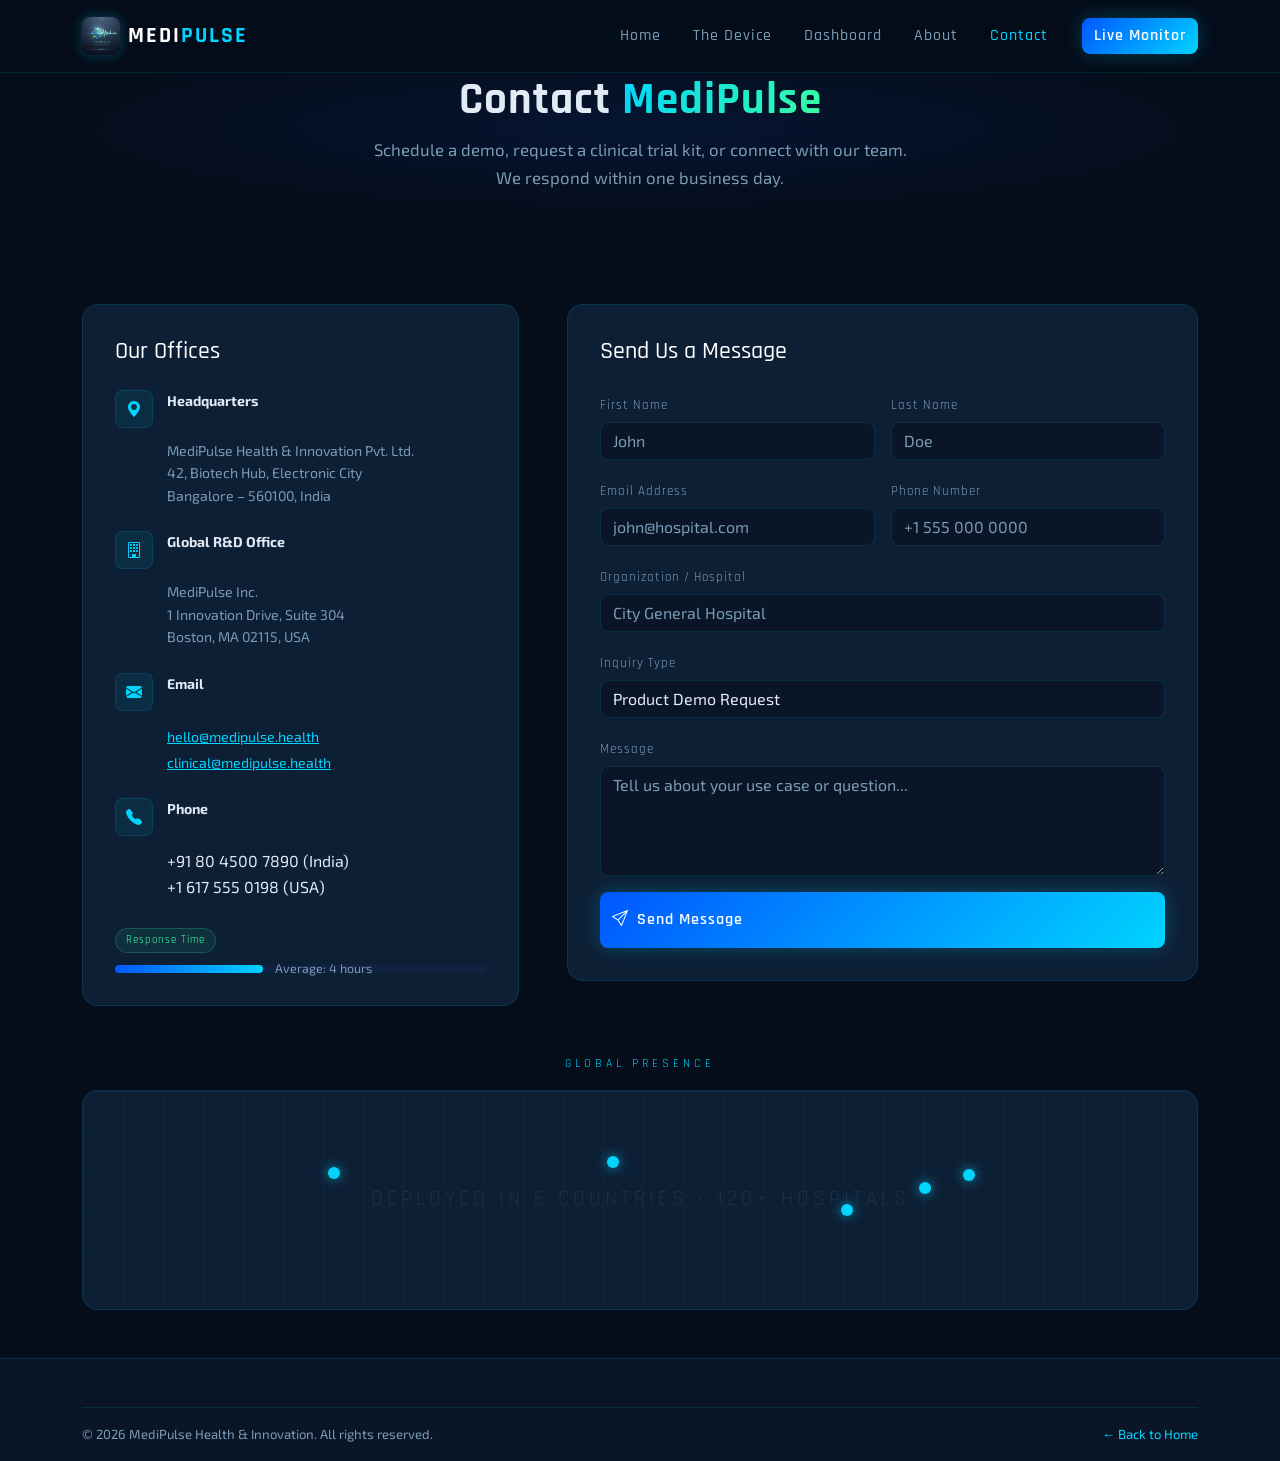
<file: contact.html>
<!DOCTYPE html>
<html lang="en">
<head>
  <meta charset="UTF-8"/>
  <meta name="viewport" content="width=device-width, initial-scale=1.0"/>
  <title>Contact – MediPulse</title>
  <link href="https://cdn.jsdelivr.net/npm/bootstrap@5.3.2/dist/css/bootstrap.min.css" rel="stylesheet"/>
  <link href="https://fonts.googleapis.com/css2?family=Rajdhani:wght@400;500;600;700&family=Exo+2:ital,wght@0,300;0,400;0,600;0,800;1,300&display=swap" rel="stylesheet"/>
  <link rel="stylesheet" href="https://cdn.jsdelivr.net/npm/bootstrap-icons@1.11.3/font/bootstrap-icons.min.css"/>
  <link rel="stylesheet" href="style.css"/>
</head>
<body>

<nav class="navbar navbar-expand-lg fixed-top" id="mainNav">
  <div class="container">
    <a class="navbar-brand d-flex align-items-center gap-2" href="index.html">
      <img src="logo.jpeg" alt="MediPulse Logo" class="nav-logo"/>
      <span class="brand-text">MEDI<span class="brand-accent">PULSE</span></span>
    </a>
    <button class="navbar-toggler" type="button" data-bs-toggle="collapse" data-bs-target="#navMenu">
      <span class="navbar-toggler-icon"></span>
    </button>
    <div class="collapse navbar-collapse" id="navMenu">
      <ul class="navbar-nav ms-auto align-items-lg-center gap-lg-1">
        <li class="nav-item"><a class="nav-link" href="index.html">Home</a></li>
        <li class="nav-item"><a class="nav-link" href="device.html">The Device</a></li>
        <li class="nav-item"><a class="nav-link" href="dashboard.html">Dashboard</a></li>
        <li class="nav-item"><a class="nav-link" href="about.html">About</a></li>
        <li class="nav-item"><a class="nav-link active" href="contact.html">Contact</a></li>
        <li class="nav-item ms-lg-3"><a class="btn btn-glow" href="dashboard.html">Live Monitor</a></li>
      </ul>
    </div>
  </div>
</nav>

<section class="page-hero py-5">
  <div class="container text-center">
    <div class="section-label">GET IN TOUCH</div>
    <h1 class="section-title">Contact <span class="text-gradient">MediPulse</span></h1>
    <p class="hero-sub mx-auto" style="max-width:560px;">Schedule a demo, request a clinical trial kit, or connect with our team. We respond within one business day.</p>
  </div>
</section>

<section class="py-5 pb-5">
  <div class="container">
    <div class="row g-5">
      <div class="col-lg-5">
        <div class="contact-info-panel">
          <h4 class="mb-4">Our Offices</h4>
          <div class="contact-detail">
            <div class="contact-icon"><i class="bi bi-geo-alt-fill"></i></div>
            <div>
              <strong>Headquarters</strong><br>
              <span>MediPulse Health & Innovation Pvt. Ltd.<br>42, Biotech Hub, Electronic City<br>Bangalore – 560100, India</span>
            </div>
          </div>
          <div class="contact-detail">
            <div class="contact-icon"><i class="bi bi-building"></i></div>
            <div>
              <strong>Global R&D Office</strong><br>
              <span>MediPulse Inc.<br>1 Innovation Drive, Suite 304<br>Boston, MA 02115, USA</span>
            </div>
          </div>
          <div class="contact-detail">
            <div class="contact-icon"><i class="bi bi-envelope-fill"></i></div>
            <div>
              <strong>Email</strong><br>
              <a href="mailto:hello@medipulse.health">hello@medipulse.health</a><br>
              <a href="mailto:clinical@medipulse.health">clinical@medipulse.health</a>
            </div>
          </div>
          <div class="contact-detail">
            <div class="contact-icon"><i class="bi bi-telephone-fill"></i></div>
            <div>
              <strong>Phone</strong><br>
              +91 80 4500 7890 (India)<br>
              +1 617 555 0198 (USA)
            </div>
          </div>
          <div class="mt-4">
            <div class="badge-live d-inline-block mb-2">Response Time</div>
            <div class="response-time-bar">
              <div class="rtb-fill"></div>
              <span>Average: 4 hours</span>
            </div>
          </div>
        </div>
      </div>

      <div class="col-lg-7">
        <div class="contact-form-panel">
          <h4 class="mb-4">Send Us a Message</h4>
          <div id="formSuccess" class="alert-success-custom d-none">
            <i class="bi bi-check-circle-fill"></i> Message sent! We'll be in touch within 24 hours.
          </div>
          <div class="row g-3">
            <div class="col-md-6">
              <label class="form-label">First Name</label>
              <input type="text" class="form-control mp-input" placeholder="John"/>
            </div>
            <div class="col-md-6">
              <label class="form-label">Last Name</label>
              <input type="text" class="form-control mp-input" placeholder="Doe"/>
            </div>
            <div class="col-md-6">
              <label class="form-label">Email Address</label>
              <input type="email" class="form-control mp-input" placeholder="john@hospital.com"/>
            </div>
            <div class="col-md-6">
              <label class="form-label">Phone Number</label>
              <input type="tel" class="form-control mp-input" placeholder="+1 555 000 0000"/>
            </div>
            <div class="col-12">
              <label class="form-label">Organization / Hospital</label>
              <input type="text" class="form-control mp-input" placeholder="City General Hospital"/>
            </div>
            <div class="col-12">
              <label class="form-label">Inquiry Type</label>
              <select class="form-select mp-input">
                <option>Product Demo Request</option>
                <option>Clinical Trial Kit</option>
                <option>Partnership / Distribution</option>
                <option>Technical Support</option>
                <option>Press & Media</option>
                <option>General Inquiry</option>
              </select>
            </div>
            <div class="col-12">
              <label class="form-label">Message</label>
              <textarea class="form-control mp-input" rows="4" placeholder="Tell us about your use case or question..."></textarea>
            </div>
            <div class="col-12">
              <button class="btn btn-glow w-100 py-3" onclick="submitForm()">
                <i class="bi bi-send me-2"></i>Send Message
              </button>
            </div>
          </div>
        </div>
      </div>
    </div>

    <!-- OFFICES MAP PLACEHOLDER -->
    <div class="mt-5">
      <div class="section-label text-center mb-3">GLOBAL PRESENCE</div>
      <div class="global-map-banner">
        <div class="map-dot" style="left:68%;top:52%"><span class="map-tooltip">Bangalore HQ</span></div>
        <div class="map-dot" style="left:22%;top:35%"><span class="map-tooltip">Boston, USA</span></div>
        <div class="map-dot" style="left:47%;top:30%"><span class="map-tooltip">London, UK</span></div>
        <div class="map-dot" style="left:75%;top:42%"><span class="map-tooltip">Singapore</span></div>
        <div class="map-dot" style="left:79%;top:36%"><span class="map-tooltip">Tokyo, Japan</span></div>
        <div class="map-banner-text">Deployed in 6 Countries · 120+ Hospitals</div>
      </div>
    </div>
  </div>
</section>

<footer class="site-footer pt-5 pb-3">
  <div class="container">
    <div class="footer-bottom">
      <span>© 2026 MediPulse Health & Innovation. All rights reserved.</span>
      <span class="ms-auto"><a href="index.html" class="text-decoration-none" style="color:var(--accent)">← Back to Home</a></span>
    </div>
  </div>
</footer>

<script src="https://cdn.jsdelivr.net/npm/bootstrap@5.3.2/dist/js/bootstrap.bundle.min.js"></script>
<script src="main.js"></script>
<script>
function submitForm(){
  document.getElementById("formSuccess").classList.remove("d-none");
  window.scrollTo({top:0,behavior:"smooth"});
}
</script>
</body>
</html>
</file>
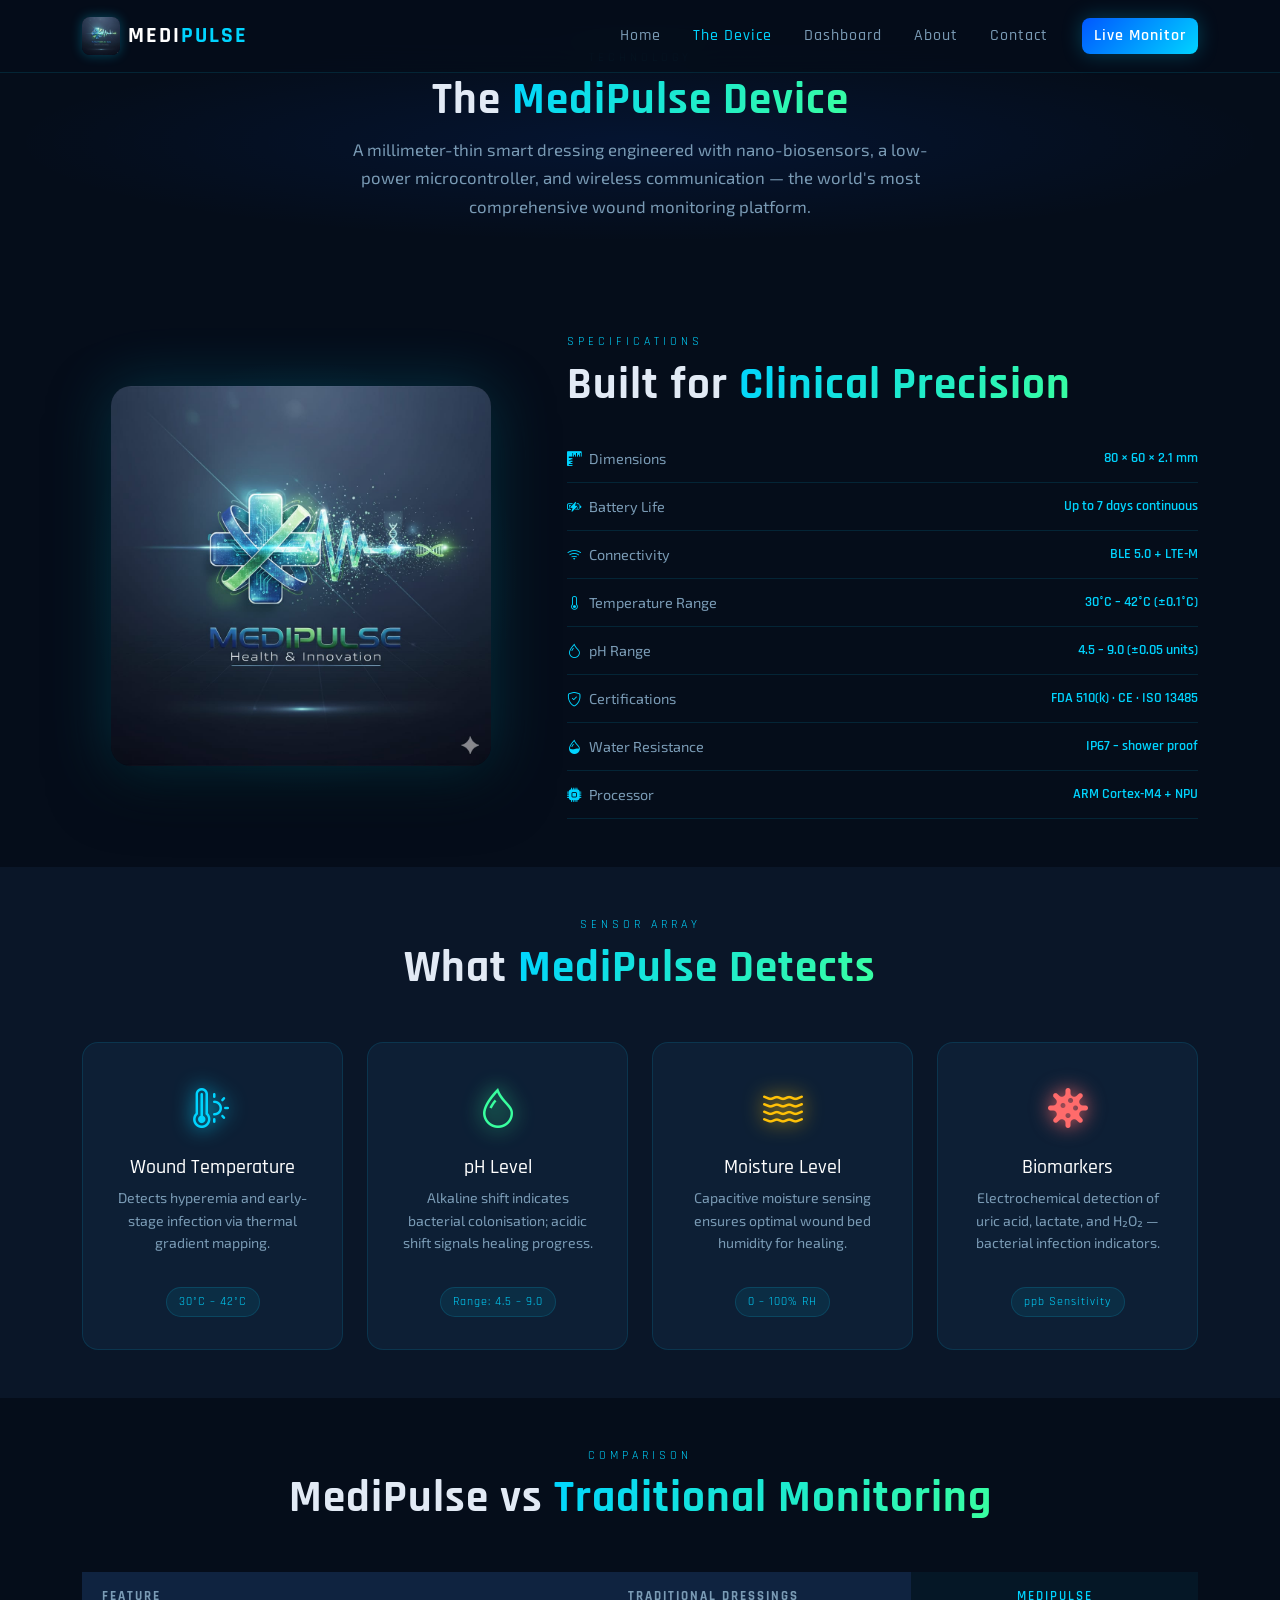
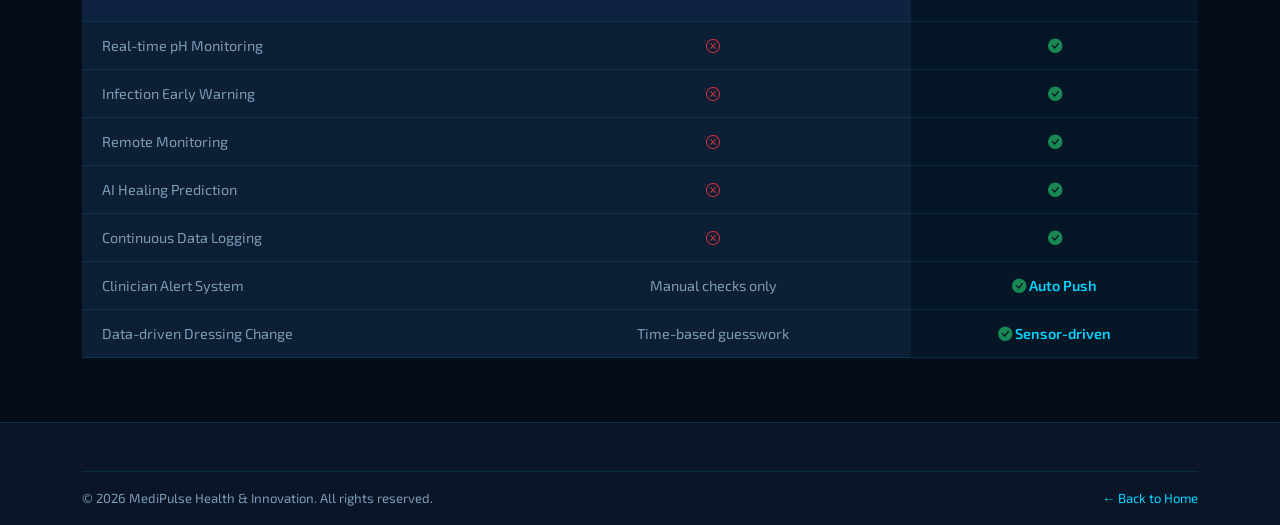
<file: device.html>
<!DOCTYPE html>
<html lang="en">
<head>
  <meta charset="UTF-8"/>
  <meta name="viewport" content="width=device-width, initial-scale=1.0"/>
  <title>The Device – MediPulse</title>
  <link href="https://cdn.jsdelivr.net/npm/bootstrap@5.3.2/dist/css/bootstrap.min.css" rel="stylesheet"/>
  <link href="https://fonts.googleapis.com/css2?family=Rajdhani:wght@400;500;600;700&family=Exo+2:ital,wght@0,300;0,400;0,600;0,800;1,300&display=swap" rel="stylesheet"/>
  <link rel="stylesheet" href="https://cdn.jsdelivr.net/npm/bootstrap-icons@1.11.3/font/bootstrap-icons.min.css"/>
  <link rel="stylesheet" href="style.css"/>
</head>
<body>

<nav class="navbar navbar-expand-lg fixed-top" id="mainNav">
  <div class="container">
    <a class="navbar-brand d-flex align-items-center gap-2" href="index.html">
      <img src="logo.jpeg" alt="MediPulse Logo" class="nav-logo"/>
      <span class="brand-text">MEDI<span class="brand-accent">PULSE</span></span>
    </a>
    <button class="navbar-toggler" type="button" data-bs-toggle="collapse" data-bs-target="#navMenu">
      <span class="navbar-toggler-icon"></span>
    </button>
    <div class="collapse navbar-collapse" id="navMenu">
      <ul class="navbar-nav ms-auto align-items-lg-center gap-lg-1">
        <li class="nav-item"><a class="nav-link" href="index.html">Home</a></li>
        <li class="nav-item"><a class="nav-link active" href="device.html">The Device</a></li>
        <li class="nav-item"><a class="nav-link" href="dashboard.html">Dashboard</a></li>
        <li class="nav-item"><a class="nav-link" href="about.html">About</a></li>
        <li class="nav-item"><a class="nav-link" href="contact.html">Contact</a></li>
        <li class="nav-item ms-lg-3"><a class="btn btn-glow" href="dashboard.html">Live Monitor</a></li>
      </ul>
    </div>
  </div>
</nav>

<section class="page-hero py-5">
  <div class="container text-center">
    <div class="section-label">TECHNOLOGY</div>
    <h1 class="section-title">The <span class="text-gradient">MediPulse Device</span></h1>
    <p class="hero-sub mx-auto" style="max-width:600px;">A millimeter-thin smart dressing engineered with nano-biosensors, a low-power microcontroller, and wireless communication — the world's most comprehensive wound monitoring platform.</p>
  </div>
</section>

<!-- DEVICE SPECS -->
<section class="py-5">
  <div class="container">
    <div class="row align-items-center g-5">
      <div class="col-lg-5 text-center">
        <div class="hero-device-wrap mx-auto" style="max-width:380px;">
          <div class="device-glow-ring"></div>
          <img src="logo.jpeg" alt="Device" class="hero-device-img"/>
        </div>
      </div>
      <div class="col-lg-7">
        <div class="section-label">SPECIFICATIONS</div>
        <h2 class="section-title mb-4">Built for <span class="text-gradient">Clinical Precision</span></h2>
        <div class="specs-grid">
          <div class="spec-row">
            <div class="spec-key"><i class="bi bi-rulers"></i> Dimensions</div>
            <div class="spec-val">80 × 60 × 2.1 mm</div>
          </div>
          <div class="spec-row">
            <div class="spec-key"><i class="bi bi-battery-charging"></i> Battery Life</div>
            <div class="spec-val">Up to 7 days continuous</div>
          </div>
          <div class="spec-row">
            <div class="spec-key"><i class="bi bi-wifi"></i> Connectivity</div>
            <div class="spec-val">BLE 5.0 + LTE-M</div>
          </div>
          <div class="spec-row">
            <div class="spec-key"><i class="bi bi-thermometer"></i> Temperature Range</div>
            <div class="spec-val">30°C – 42°C (±0.1°C)</div>
          </div>
          <div class="spec-row">
            <div class="spec-key"><i class="bi bi-droplet"></i> pH Range</div>
            <div class="spec-val">4.5 – 9.0 (±0.05 units)</div>
          </div>
          <div class="spec-row">
            <div class="spec-key"><i class="bi bi-shield-check"></i> Certifications</div>
            <div class="spec-val">FDA 510(k) · CE · ISO 13485</div>
          </div>
          <div class="spec-row">
            <div class="spec-key"><i class="bi bi-droplet-half"></i> Water Resistance</div>
            <div class="spec-val">IP67 – shower proof</div>
          </div>
          <div class="spec-row">
            <div class="spec-key"><i class="bi bi-cpu-fill"></i> Processor</div>
            <div class="spec-val">ARM Cortex-M4 + NPU</div>
          </div>
        </div>
      </div>
    </div>
  </div>
</section>

<!-- SENSOR BREAKDOWN -->
<section class="py-5 sensor-section">
  <div class="container">
    <div class="section-label text-center">SENSOR ARRAY</div>
    <h2 class="section-title text-center mb-5">What <span class="text-gradient">MediPulse Detects</span></h2>
    <div class="row g-4">
      <div class="col-md-6 col-xl-3">
        <div class="sensor-card">
          <div class="sensor-icon" style="--c:#00d4ff"><i class="bi bi-thermometer-sun"></i></div>
          <h5>Wound Temperature</h5>
          <p>Detects hyperemia and early-stage infection via thermal gradient mapping.</p>
          <div class="sensor-range">30°C – 42°C</div>
        </div>
      </div>
      <div class="col-md-6 col-xl-3">
        <div class="sensor-card">
          <div class="sensor-icon" style="--c:#39ff9f"><i class="bi bi-droplet"></i></div>
          <h5>pH Level</h5>
          <p>Alkaline shift indicates bacterial colonisation; acidic shift signals healing progress.</p>
          <div class="sensor-range">Range: 4.5 – 9.0</div>
        </div>
      </div>
      <div class="col-md-6 col-xl-3">
        <div class="sensor-card">
          <div class="sensor-icon" style="--c:#ffc107"><i class="bi bi-water"></i></div>
          <h5>Moisture Level</h5>
          <p>Capacitive moisture sensing ensures optimal wound bed humidity for healing.</p>
          <div class="sensor-range">0 – 100% RH</div>
        </div>
      </div>
      <div class="col-md-6 col-xl-3">
        <div class="sensor-card">
          <div class="sensor-icon" style="--c:#ff6b6b"><i class="bi bi-virus2"></i></div>
          <h5>Biomarkers</h5>
          <p>Electrochemical detection of uric acid, lactate, and H₂O₂ — bacterial infection indicators.</p>
          <div class="sensor-range">ppb Sensitivity</div>
        </div>
      </div>
    </div>
  </div>
</section>

<!-- COMPARISON TABLE -->
<section class="py-5">
  <div class="container">
    <div class="section-label text-center">COMPARISON</div>
    <h2 class="section-title text-center mb-5">MediPulse vs <span class="text-gradient">Traditional Monitoring</span></h2>
    <div class="table-responsive">
      <table class="table compare-table">
        <thead>
          <tr>
            <th>Feature</th>
            <th class="text-center">Traditional Dressings</th>
            <th class="text-center highlight-col">MediPulse</th>
          </tr>
        </thead>
        <tbody>
          <tr><td>Real-time pH Monitoring</td><td class="text-center"><i class="bi bi-x-circle text-danger"></i></td><td class="text-center highlight-col"><i class="bi bi-check-circle-fill text-success"></i></td></tr>
          <tr><td>Infection Early Warning</td><td class="text-center"><i class="bi bi-x-circle text-danger"></i></td><td class="text-center highlight-col"><i class="bi bi-check-circle-fill text-success"></i></td></tr>
          <tr><td>Remote Monitoring</td><td class="text-center"><i class="bi bi-x-circle text-danger"></i></td><td class="text-center highlight-col"><i class="bi bi-check-circle-fill text-success"></i></td></tr>
          <tr><td>AI Healing Prediction</td><td class="text-center"><i class="bi bi-x-circle text-danger"></i></td><td class="text-center highlight-col"><i class="bi bi-check-circle-fill text-success"></i></td></tr>
          <tr><td>Continuous Data Logging</td><td class="text-center"><i class="bi bi-x-circle text-danger"></i></td><td class="text-center highlight-col"><i class="bi bi-check-circle-fill text-success"></i></td></tr>
          <tr><td>Clinician Alert System</td><td class="text-center">Manual checks only</td><td class="text-center highlight-col"><i class="bi bi-check-circle-fill text-success"></i> Auto Push</td></tr>
          <tr><td>Data-driven Dressing Change</td><td class="text-center">Time-based guesswork</td><td class="text-center highlight-col"><i class="bi bi-check-circle-fill text-success"></i> Sensor-driven</td></tr>
        </tbody>
      </table>
    </div>
  </div>
</section>

<footer class="site-footer pt-5 pb-3">
  <div class="container">
    <div class="footer-bottom">
      <span>© 2026 MediPulse Health & Innovation. All rights reserved.</span>
      <span class="ms-auto"><a href="index.html" class="text-decoration-none" style="color:var(--accent)">← Back to Home</a></span>
    </div>
  </div>
</footer>

<script src="https://cdn.jsdelivr.net/npm/bootstrap@5.3.2/dist/js/bootstrap.bundle.min.js"></script>
<script src="main.js"></script>
</body>
</html>
</file>
<file: style.css>
/* ===== CSS VARIABLES ===== */
:root {
  --bg-deep:    #050d1a;
  --bg-mid:     #0a1628;
  --bg-card:    #0d1f35;
  --bg-panel:   #0f2340;
  --border:     rgba(0, 212, 255, 0.12);
  --accent:     #00d4ff;
  --accent2:    #39ff9f;
  --accent3:    #0057ff;
  --danger:     #ff4d6d;
  --warning:    #ffc107;
  --text:       #e2eaf5;
  --text-muted: #7a9bb5;
  --font-head:  'Rajdhani', sans-serif;
  --font-body:  'Exo 2', sans-serif;
}

/* ===== RESET & BASE ===== */
*, *::before, *::after { box-sizing: border-box; margin: 0; padding: 0; }
html { scroll-behavior: smooth; }
body {
  background: var(--bg-deep);
  color: var(--text);
  font-family: var(--font-body);
  font-size: 16px;
  line-height: 1.6;
  overflow-x: hidden;
}
img { max-width: 100%; }
a { color: var(--accent); }

/* ===== NAVBAR ===== */
#mainNav {
  background: rgba(5,13,26,0.85);
  backdrop-filter: blur(16px);
  border-bottom: 1px solid var(--border);
  padding: 12px 0;
  transition: all 0.3s ease;
}
#mainNav.scrolled {
  background: rgba(5,13,26,0.98);
  box-shadow: 0 4px 30px rgba(0,0,0,0.4);
}
.nav-logo {
  height: 38px;
  border-radius: 8px;
  box-shadow: 0 0 12px rgba(0,212,255,0.3);
}
.brand-text {
  font-family: var(--font-head);
  font-size: 1.4rem;
  font-weight: 700;
  color: #ffffff;
  letter-spacing: 2px;
}
.brand-accent { color: var(--accent); }
.navbar-nav .nav-link {
  color: var(--text-muted) !important;
  font-family: var(--font-head);
  font-size: 1rem;
  font-weight: 500;
  letter-spacing: 1px;
  transition: color 0.2s;
  padding: 6px 14px !important;
}
.navbar-nav .nav-link:hover,
.navbar-nav .nav-link.active {
  color: var(--accent) !important;
}
.navbar-toggler { border-color: var(--border); }
.navbar-toggler-icon { filter: invert(0.8); }

/* ===== BUTTONS ===== */
.btn-glow {
  background: linear-gradient(135deg, var(--accent3), var(--accent));
  color: #fff;
  font-family: var(--font-head);
  font-weight: 600;
  letter-spacing: 1px;
  border: none;
  border-radius: 8px;
  box-shadow: 0 0 20px rgba(0,212,255,0.25);
  transition: all 0.3s;
  text-decoration: none;
  display: inline-flex; align-items: center;
}
.btn-glow:hover {
  box-shadow: 0 0 35px rgba(0,212,255,0.5);
  color: #fff;
  transform: translateY(-2px);
}
.btn-outline-glow {
  background: transparent;
  color: var(--accent);
  font-family: var(--font-head);
  font-weight: 600;
  letter-spacing: 1px;
  border: 1px solid var(--accent);
  border-radius: 8px;
  transition: all 0.3s;
  text-decoration: none;
  display: inline-flex; align-items: center;
}
.btn-outline-glow:hover {
  background: rgba(0,212,255,0.1);
  box-shadow: 0 0 20px rgba(0,212,255,0.3);
  color: var(--accent);
}

/* ===== HERO ===== */
.hero-section {
  min-height: 100vh;
  padding: 120px 0 60px;
  position: relative;
  overflow: hidden;
  background: radial-gradient(ellipse 80% 60% at 60% 50%, rgba(0,87,255,0.12) 0%, transparent 60%),
              radial-gradient(ellipse 50% 40% at 20% 80%, rgba(57,255,159,0.06) 0%, transparent 60%),
              var(--bg-deep);
}
.hero-grid-overlay {
  position: absolute; inset: 0; z-index: 0;
  background-image:
    linear-gradient(rgba(0,212,255,0.04) 1px, transparent 1px),
    linear-gradient(90deg, rgba(0,212,255,0.04) 1px, transparent 1px);
  background-size: 60px 60px;
}
.hero-particles {
  position: absolute; inset: 0; z-index: 0; pointer-events: none;
}
.hero-badge {
  display: inline-flex; align-items: center; gap: 8px;
  background: rgba(0,212,255,0.08);
  border: 1px solid rgba(0,212,255,0.2);
  border-radius: 100px;
  padding: 6px 16px;
  font-size: 0.82rem;
  font-family: var(--font-head);
  letter-spacing: 1px;
  color: var(--accent);
  text-transform: uppercase;
}
.pulse-dot {
  width: 8px; height: 8px;
  border-radius: 50%;
  background: var(--accent2);
  display: inline-block;
  animation: pulse 1.6s infinite;
  box-shadow: 0 0 0 0 rgba(57,255,159,0.5);
}
@keyframes pulse {
  0% { box-shadow: 0 0 0 0 rgba(57,255,159,0.5); }
  70% { box-shadow: 0 0 0 10px rgba(57,255,159,0); }
  100% { box-shadow: 0 0 0 0 rgba(57,255,159,0); }
}
.hero-title {
  font-family: var(--font-head);
  font-size: clamp(2.2rem, 5vw, 3.8rem);
  font-weight: 700;
  line-height: 1.1;
  letter-spacing: 1px;
  margin-bottom: 1rem;
}
.text-gradient {
  background: linear-gradient(120deg, var(--accent), var(--accent2));
  -webkit-background-clip: text;
  -webkit-text-fill-color: transparent;
  background-clip: text;
}
.hero-sub {
  color: var(--text-muted);
  font-size: 1.05rem;
  max-width: 520px;
  line-height: 1.7;
}
.hero-stats { gap: 2rem; }
.stat-item .stat-num {
  font-family: var(--font-head);
  font-size: 2rem;
  font-weight: 700;
  color: var(--accent);
  line-height: 1;
}
.stat-item .stat-num span { font-size: 1rem; color: var(--accent2); }
.stat-item .stat-label {
  font-size: 0.78rem;
  color: var(--text-muted);
  text-transform: uppercase;
  letter-spacing: 1px;
  margin-top: 2px;
}

/* ===== HERO DEVICE ===== */
.hero-device-wrap {
  position: relative;
  display: inline-block;
}
.device-glow-ring {
  position: absolute;
  inset: -30px;
  border-radius: 50%;
  background: radial-gradient(circle, rgba(0,212,255,0.15) 0%, transparent 70%);
  animation: glow-pulse 3s ease-in-out infinite;
  pointer-events: none;
}
@keyframes glow-pulse {
  0%, 100% { opacity: 0.6; transform: scale(1); }
  50% { opacity: 1; transform: scale(1.08); }
}
.hero-device-img {
  width: 100%;
  max-width: 420px;
  border-radius: 20px;
  box-shadow: 0 0 60px rgba(0,212,255,0.2), 0 20px 60px rgba(0,0,0,0.5);
  position: relative; z-index: 1;
}
.floating-badge {
  position: absolute;
  background: rgba(13,31,53,0.9);
  border: 1px solid var(--border);
  border-radius: 10px;
  padding: 8px 14px;
  font-size: 0.82rem;
  font-family: var(--font-head);
  backdrop-filter: blur(8px);
  display: flex; align-items: center; gap: 8px;
  z-index: 2;
  animation: float 3s ease-in-out infinite;
}
.badge-top { top: 20%; right: -10%; }
.badge-bot { bottom: 20%; left: -10%; animation-delay: 1.5s; }
@keyframes float {
  0%, 100% { transform: translateY(0); }
  50% { transform: translateY(-8px); }
}
.badge-ok { color: var(--accent2); font-size: 0.75rem; }

/* ===== SECTION LABELS & TITLES ===== */
.section-label {
  font-family: var(--font-head);
  font-size: 0.75rem;
  letter-spacing: 4px;
  color: var(--accent);
  text-transform: uppercase;
  margin-bottom: 8px;
}
.section-title {
  font-family: var(--font-head);
  font-size: clamp(1.8rem, 4vw, 2.8rem);
  font-weight: 700;
  letter-spacing: 1px;
  line-height: 1.15;
}

/* ===== FEATURES STRIP ===== */
.features-strip {
  border-top: 1px solid var(--border);
  border-bottom: 1px solid var(--border);
  background: var(--bg-mid);
}
.feat-card {
  padding: 2rem 1rem;
  transition: transform 0.3s;
}
.feat-card:hover { transform: translateY(-4px); }
.feat-icon {
  font-size: 2rem;
  color: var(--accent);
  margin-bottom: 0.75rem;
  text-shadow: 0 0 20px rgba(0,212,255,0.5);
}
.feat-title {
  font-family: var(--font-head);
  font-weight: 600;
  font-size: 1.05rem;
  margin-bottom: 0.4rem;
  color: #fff;
}
.feat-desc { color: var(--text-muted); font-size: 0.88rem; }

/* ===== HOW SECTION ===== */
.how-section { background: var(--bg-mid); }
.step-card {
  background: var(--bg-card);
  border: 1px solid var(--border);
  border-radius: 16px;
  padding: 2rem;
  position: relative;
  transition: border-color 0.3s, box-shadow 0.3s;
}
.step-card:hover {
  border-color: var(--accent);
  box-shadow: 0 0 30px rgba(0,212,255,0.1);
}
.step-num {
  font-family: var(--font-head);
  font-size: 3rem;
  font-weight: 800;
  line-height: 1;
  color: rgba(0,212,255,0.15);
  margin-bottom: 0.5rem;
  letter-spacing: 2px;
}
.step-card h5 {
  font-family: var(--font-head);
  font-weight: 600;
  color: #fff;
  margin-bottom: 0.5rem;
}
.step-card p { color: var(--text-muted); font-size: 0.9rem; }

/* ===== TESTIMONIALS ===== */
.testimonials-section { background: var(--bg-deep); }
.testi-card {
  background: var(--bg-card);
  border: 1px solid var(--border);
  border-radius: 16px;
  padding: 2rem;
  height: 100%;
  transition: all 0.3s;
}
.testi-card:hover {
  border-color: var(--accent2);
  box-shadow: 0 0 30px rgba(57,255,159,0.08);
}
.testi-quote { font-size: 2rem; color: var(--accent); margin-bottom: 0.5rem; opacity: 0.4; }
.testi-card p { color: var(--text-muted); font-style: italic; font-size: 0.93rem; }
.testi-author {
  display: flex; align-items: center; gap: 12px;
  margin-top: 1.2rem;
  font-size: 0.85rem;
  color: var(--accent);
  font-family: var(--font-head);
}
.testi-author img { width: 36px; height: 36px; border-radius: 50%; }

/* ===== CTA SECTION ===== */
.cta-section {
  background: linear-gradient(135deg, rgba(0,87,255,0.12), rgba(0,212,255,0.08));
  border: 1px solid var(--border);
  border-radius: 20px;
  margin: 0 1rem;
}
.cta-title {
  font-family: var(--font-head);
  font-size: clamp(1.8rem, 4vw, 2.6rem);
  font-weight: 700;
}
.cta-sub { color: var(--text-muted); }

/* ===== FOOTER ===== */
.site-footer {
  background: var(--bg-mid);
  border-top: 1px solid var(--border);
}
.footer-desc { color: var(--text-muted); font-size: 0.9rem; }
.footer-heading {
  font-family: var(--font-head);
  font-weight: 600;
  letter-spacing: 2px;
  text-transform: uppercase;
  font-size: 0.8rem;
  color: var(--accent);
  margin-bottom: 1rem;
}
.footer-links { list-style: none; padding: 0; }
.footer-links li { margin-bottom: 8px; }
.footer-links a { color: var(--text-muted); text-decoration: none; font-size: 0.9rem; transition: color 0.2s; }
.footer-links a:hover { color: var(--accent); }
.footer-input { background: var(--bg-card); border: 1px solid var(--border); color: var(--text); }
.footer-input:focus { background: var(--bg-card); color: var(--text); border-color: var(--accent); box-shadow: 0 0 0 2px rgba(0,212,255,0.15); }
.footer-bottom {
  border-top: 1px solid var(--border);
  padding-top: 1rem;
  display: flex; flex-wrap: wrap; gap: 1rem;
  font-size: 0.82rem;
  color: var(--text-muted);
}
.social-links { display: flex; gap: 1rem; }
.social-links a {
  width: 36px; height: 36px;
  display: flex; align-items: center; justify-content: center;
  border: 1px solid var(--border);
  border-radius: 8px;
  color: var(--text-muted);
  text-decoration: none;
  transition: all 0.2s;
}
.social-links a:hover { border-color: var(--accent); color: var(--accent); }

/* ===== PAGE HERO ===== */
.page-hero {
  padding-top: 120px;
  padding-bottom: 40px;
  background: radial-gradient(ellipse 70% 50% at 50% 50%, rgba(0,87,255,0.1) 0%, transparent 70%);
}

/* ===== SPECS TABLE ===== */
.specs-grid { display: flex; flex-direction: column; gap: 0; }
.spec-row {
  display: flex; justify-content: space-between; align-items: center;
  padding: 12px 0;
  border-bottom: 1px solid var(--border);
  font-size: 0.9rem;
}
.spec-key { color: var(--text-muted); display: flex; align-items: center; gap: 8px; }
.spec-key i { color: var(--accent); }
.spec-val { color: var(--accent); font-family: var(--font-head); font-weight: 600; }

/* ===== SENSOR CARDS ===== */
.sensor-section { background: var(--bg-mid); }
.sensor-card {
  background: var(--bg-card);
  border: 1px solid var(--border);
  border-radius: 16px;
  padding: 2rem;
  text-align: center;
  transition: all 0.3s;
  height: 100%;
}
.sensor-card:hover {
  border-color: var(--c, var(--accent));
  box-shadow: 0 0 30px rgba(0,212,255,0.1);
  transform: translateY(-4px);
}
.sensor-icon {
  font-size: 2.5rem;
  color: var(--c, var(--accent));
  margin-bottom: 1rem;
  text-shadow: 0 0 20px var(--c, var(--accent));
}
.sensor-card h5 { font-family: var(--font-head); color: #fff; margin-bottom: 0.5rem; }
.sensor-card p { color: var(--text-muted); font-size: 0.88rem; }
.sensor-range {
  margin-top: 1rem;
  display: inline-block;
  padding: 4px 12px;
  border-radius: 100px;
  background: rgba(0,212,255,0.08);
  border: 1px solid rgba(0,212,255,0.15);
  font-size: 0.78rem;
  color: var(--accent);
  font-family: var(--font-head);
  letter-spacing: 1px;
}

/* ===== COMPARE TABLE ===== */
.compare-table {
  color: var(--text);
  border-color: var(--border);
}
.compare-table thead tr th {
  background: var(--bg-panel);
  color: var(--text-muted);
  font-family: var(--font-head);
  font-size: 0.8rem;
  letter-spacing: 2px;
  text-transform: uppercase;
  border-color: var(--border);
  padding: 14px 20px;
}
.compare-table tbody tr td {
  background: var(--bg-card);
  border-color: var(--border);
  padding: 12px 20px;
  vertical-align: middle;
  color: var(--text-muted);
  font-size: 0.9rem;
}
.compare-table tbody tr:hover td { background: rgba(0,212,255,0.03); }
.highlight-col {
  background: rgba(0,212,255,0.05) !important;
  color: var(--accent) !important;
  font-weight: 600;
}

/* ===== DASHBOARD ===== */
.live-indicator {
  display: flex; align-items: center; gap: 8px;
  font-family: var(--font-head);
  font-size: 0.8rem;
  letter-spacing: 2px;
  color: var(--accent2);
  background: rgba(57,255,159,0.08);
  border: 1px solid rgba(57,255,159,0.2);
  border-radius: 100px;
  padding: 6px 14px;
}
.dash-select {
  background: var(--bg-card);
  border: 1px solid var(--border);
  color: var(--text);
  border-radius: 8px;
}
.dash-select:focus { background: var(--bg-card); color: var(--text); border-color: var(--accent); box-shadow: none; }
.kpi-card {
  background: var(--bg-card);
  border: 1px solid var(--border);
  border-radius: 14px;
  padding: 1.5rem;
  text-align: center;
}
.kpi-icon { font-size: 1.6rem; margin-bottom: 0.5rem; }
.kpi-val { font-family: var(--font-head); font-size: 2.2rem; font-weight: 700; color: #fff; line-height: 1; }
.kpi-label { font-size: 0.78rem; color: var(--text-muted); margin-top: 4px; letter-spacing: 1px; text-transform: uppercase; }
.dash-panel {
  background: var(--bg-card);
  border: 1px solid var(--border);
  border-radius: 16px;
  padding: 1.5rem 2rem;
}
.badge-live {
  font-size: 0.7rem;
  color: var(--accent2);
  background: rgba(57,255,159,0.08);
  border: 1px solid rgba(57,255,159,0.2);
  border-radius: 100px;
  padding: 3px 10px;
  font-family: var(--font-head);
  letter-spacing: 1px;
}
.dash-table { color: var(--text); border-color: var(--border); }
.dash-table thead th {
  background: var(--bg-panel);
  color: var(--text-muted);
  font-family: var(--font-head);
  font-size: 0.75rem;
  letter-spacing: 1.5px;
  text-transform: uppercase;
  border-color: var(--border);
  padding: 12px 14px;
  white-space: nowrap;
}
.dash-table tbody td {
  background: transparent;
  border-color: var(--border);
  vertical-align: middle;
  font-size: 0.88rem;
  padding: 12px 14px;
  color: var(--text-muted);
}
.patient-row.critical td { border-left: 3px solid var(--danger); }
.patient-row.warning td { border-left: 3px solid var(--warning); }
.patient-row.stable td { border-left: 3px solid var(--accent2); }
.patient-row:hover td { background: rgba(0,212,255,0.03) !important; }
.status-badge {
  display: inline-block;
  padding: 3px 10px;
  border-radius: 100px;
  font-size: 0.72rem;
  font-family: var(--font-head);
  letter-spacing: 1px;
  text-transform: uppercase;
  font-weight: 600;
}
.status-badge.critical { background: rgba(255,77,109,0.15); color: #ff4d6d; border: 1px solid rgba(255,77,109,0.3); }
.status-badge.warning  { background: rgba(255,193,7,0.15);  color: #ffc107; border: 1px solid rgba(255,193,7,0.3); }
.status-badge.stable   { background: rgba(57,255,159,0.12); color: var(--accent2); border: 1px solid rgba(57,255,159,0.3); }
.status-badge.ok       { background: rgba(57,255,159,0.12); color: var(--accent2); border: 1px solid rgba(57,255,159,0.3); }
.risk-bar-wrap { display: flex; align-items: center; gap: 8px; min-width: 100px; }
.risk-bar { height: 6px; border-radius: 3px; background: var(--accent); }
.risk-bar-wrap span { font-size: 0.8rem; color: var(--text-muted); min-width: 24px; }
.alert-item {
  display: flex; align-items: center; gap: 16px;
  padding: 14px 0;
  border-bottom: 1px solid var(--border);
  flex-wrap: wrap;
}
.alert-item:last-child { border-bottom: none; }
.alert-time { font-size: 0.78rem; color: var(--text-muted); min-width: 70px; font-family: var(--font-head); }
.alert-content { flex: 1; font-size: 0.88rem; color: var(--text-muted); }
.alert-content strong { color: var(--text); }
.alert-item.critical { border-left: 3px solid var(--danger); padding-left: 12px; }
.alert-item.warning  { border-left: 3px solid var(--warning); padding-left: 12px; }
.alert-item.ok       { border-left: 3px solid var(--accent2); padding-left: 12px; }

/* ===== ABOUT ===== */
.mission-visual {
  display: grid;
  grid-template-columns: 1fr 1fr;
  gap: 1rem;
}
.mission-card {
  background: var(--bg-card);
  border: 1px solid var(--border);
  border-radius: 14px;
  padding: 2rem 1rem;
  text-align: center;
  font-family: var(--font-head);
  font-size: 0.9rem;
  color: var(--text-muted);
  transition: all 0.3s;
}
.mission-card i { font-size: 2rem; color: var(--accent); display: block; margin-bottom: 0.5rem; text-shadow: 0 0 16px rgba(0,212,255,0.5); }
.mission-card:hover { border-color: var(--accent); color: #fff; transform: translateY(-4px); }
.team-section { background: var(--bg-mid); }
.team-card {
  background: var(--bg-card);
  border: 1px solid var(--border);
  border-radius: 16px;
  padding: 2rem;
  text-align: center;
  height: 100%;
  transition: all 0.3s;
}
.team-card:hover { border-color: var(--accent); transform: translateY(-5px); }
.team-avatar { width: 80px; height: 80px; border-radius: 50%; border: 2px solid var(--accent); margin-bottom: 1rem; }
.team-name { font-family: var(--font-head); font-weight: 700; color: #fff; font-size: 1.05rem; }
.team-role { font-size: 0.8rem; color: var(--accent); margin-bottom: 0.5rem; font-family: var(--font-head); letter-spacing: 1px; }
.team-bio { font-size: 0.83rem; color: var(--text-muted); }
.timeline { position: relative; padding-left: 60px; }
.timeline::before {
  content: "";
  position: absolute;
  left: 24px; top: 0; bottom: 0;
  width: 2px;
  background: linear-gradient(to bottom, var(--accent), var(--accent2));
}
.timeline-item { position: relative; margin-bottom: 2.5rem; }
.timeline-year {
  position: absolute;
  left: -60px;
  top: 0;
  font-family: var(--font-head);
  font-size: 1.1rem;
  font-weight: 700;
  color: var(--accent);
  white-space: nowrap;
  width: 50px;
  text-align: right;
}
.timeline-item::before {
  content: "";
  position: absolute;
  left: -36px; top: 8px;
  width: 12px; height: 12px;
  border-radius: 50%;
  background: var(--accent);
  box-shadow: 0 0 12px rgba(0,212,255,0.5);
}
.timeline-content {
  background: var(--bg-card);
  border: 1px solid var(--border);
  border-radius: 12px;
  padding: 1.2rem 1.5rem;
}
.timeline-content h6 { font-family: var(--font-head); color: #fff; margin-bottom: 4px; }
.timeline-content p { color: var(--text-muted); font-size: 0.88rem; margin: 0; }

/* ===== CONTACT ===== */
.contact-info-panel {
  background: var(--bg-card);
  border: 1px solid var(--border);
  border-radius: 16px;
  padding: 2rem;
  height: 100%;
}
.contact-info-panel h4 { font-family: var(--font-head); color: #fff; }
.contact-detail {
  display: flex; gap: 14px;
  margin-bottom: 1.5rem;
}
.contact-icon {
  width: 38px; height: 38px;
  border-radius: 8px;
  background: rgba(0,212,255,0.08);
  border: 1px solid var(--border);
  display: flex; align-items: center; justify-content: center;
  color: var(--accent);
  flex-shrink: 0;
}
.contact-detail span, .contact-detail strong { font-size: 0.88rem; color: var(--text-muted); display: block; }
.contact-detail strong { color: var(--text); margin-bottom: 2px; }
.contact-detail a { color: var(--accent); font-size: 0.88rem; }
.response-time-bar {
  background: var(--bg-panel);
  border-radius: 100px;
  height: 8px;
  overflow: visible;
  position: relative;
  margin-top: 4px;
  display: flex; align-items: center;
}
.rtb-fill {
  width: 40%;
  height: 8px;
  border-radius: 100px;
  background: linear-gradient(90deg, var(--accent3), var(--accent));
}
.response-time-bar span { font-size: 0.78rem; color: var(--text-muted); margin-left: 12px; }
.contact-form-panel {
  background: var(--bg-card);
  border: 1px solid var(--border);
  border-radius: 16px;
  padding: 2rem;
}
.contact-form-panel h4 { font-family: var(--font-head); color: #fff; }
.mp-input {
  background: var(--bg-mid);
  border: 1px solid var(--border);
  color: var(--text);
  border-radius: 8px;
}
.mp-input:focus { background: var(--bg-mid); color: var(--text); border-color: var(--accent); box-shadow: 0 0 0 3px rgba(0,212,255,0.1); }
.mp-input::placeholder { color: var(--text-muted); }
.form-label { font-size: 0.82rem; color: var(--text-muted); margin-bottom: 6px; font-family: var(--font-head); letter-spacing: 1px; }
.alert-success-custom {
  background: rgba(57,255,159,0.1);
  border: 1px solid rgba(57,255,159,0.3);
  border-radius: 10px;
  padding: 1rem 1.5rem;
  color: var(--accent2);
  margin-bottom: 1.5rem;
  font-family: var(--font-head);
}
.global-map-banner {
  background: var(--bg-card);
  border: 1px solid var(--border);
  border-radius: 16px;
  height: 220px;
  position: relative;
  overflow: hidden;
  display: flex; align-items: center; justify-content: center;
  background-image:
    linear-gradient(rgba(0,212,255,0.04) 1px, transparent 1px),
    linear-gradient(90deg, rgba(0,212,255,0.04) 1px, transparent 1px);
  background-size: 40px 40px;
}
.map-dot {
  position: absolute;
  width: 12px; height: 12px;
  border-radius: 50%;
  background: var(--accent);
  box-shadow: 0 0 12px rgba(0,212,255,0.7);
  cursor: pointer;
  animation: pulse 2s infinite;
}
.map-tooltip {
  display: none;
  position: absolute;
  top: -28px; left: 50%;
  transform: translateX(-50%);
  white-space: nowrap;
  background: var(--bg-panel);
  border: 1px solid var(--border);
  border-radius: 6px;
  padding: 3px 8px;
  font-size: 0.72rem;
  color: var(--accent);
  font-family: var(--font-head);
}
.map-dot:hover .map-tooltip { display: block; }
.map-banner-text {
  font-family: var(--font-head);
  font-size: 1.3rem;
  color: rgba(255,255,255,0.07);
  letter-spacing: 4px;
  text-transform: uppercase;
  pointer-events: none;
}

/* ===== ANIMATIONS ===== */
.fade-in { animation: fadeIn 0.8s ease forwards; }
@keyframes fadeIn { from { opacity: 0; transform: translateY(20px); } to { opacity: 1; transform: translateY(0); } }

/* ===== SCROLLBAR ===== */
::-webkit-scrollbar { width: 6px; }
::-webkit-scrollbar-track { background: var(--bg-deep); }
::-webkit-scrollbar-thumb { background: rgba(0,212,255,0.2); border-radius: 3px; }

/* ===== RESPONSIVE ===== */
@media (max-width: 768px) {
  .badge-top { display: none; }
  .badge-bot { display: none; }
  .timeline { padding-left: 50px; }
  .timeline-year { font-size: 0.85rem; }
  .dash-panel { padding: 1rem; }
  .cta-section { margin: 0; border-radius: 0; }
}
</file>
